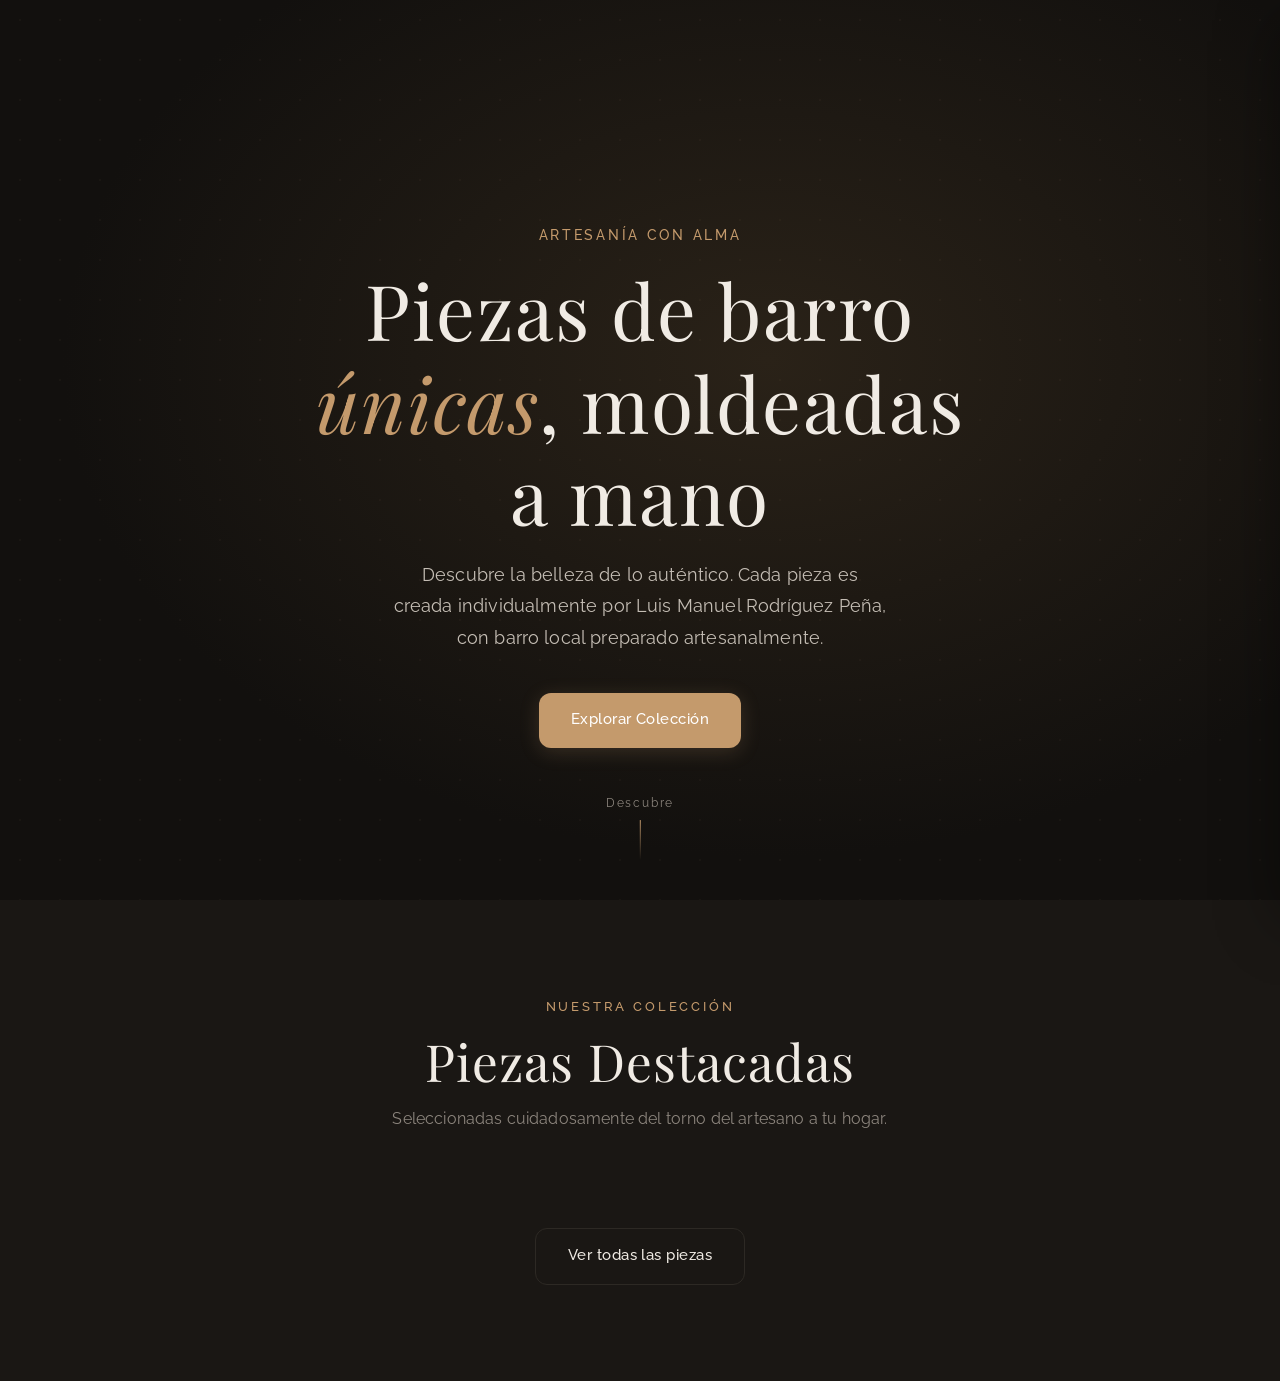
<file: index.html>
<!DOCTYPE html> <html lang=es data-theme=dark> <head> <meta charset=UTF-8> <meta name=viewport content="width=device-width, initial-scale=1.0"> <title>El Rincón Artesanal — Inicio</title> <meta name=description content="Piezas únicas de barro artesanal hechas a mano por Luis Manuel Rodríguez Peña."> <link rel=icon type=image/png href=icons/icon.png> <link rel=stylesheet href=styles/styles.css> </head> <body> <div id=header></div> <main> <section class=hero id=inicio> <div class=hero__bg-pattern></div> <div class="hero__content container"> <p class=hero__overline>Artesanía con Alma</p> <h1 class=hero__title>Piezas de barro <em>únicas</em>, moldeadas a mano</h1> <p class=hero__subtitle>Descubre la belleza de lo auténtico. Cada pieza es creada individualmente por Luis Manuel Rodríguez Peña, con barro local preparado artesanalmente.</p> <a href=productos.html class="btn btn--primary">Explorar Colección</a> </div> <div class=hero__scroll-indicator aria-hidden=true> <span>Descubre</span> <div class=hero__scroll-line></div> </div> </section> <section class="section section--alt" id=productos> <div class=container> <div class=section__header> <p class=section__overline>Nuestra Colección</p> <h2 class=section__title>Piezas Destacadas</h2> <p class=section__subtitle>Seleccionadas cuidadosamente del torno del artesano a tu hogar.</p> </div> <div class=products-grid id=productsGrid></div> <div class=text-center style=margin-top:2rem> <a href=productos.html class="btn btn--outline">Ver todas las piezas</a> </div> </div> </section> </main> <div id=footer></div> <div class=cart-overlay id=cartOverlay></div> <aside class=cart-sidebar id=cartSidebar aria-label="Carrito de compras"> <div class=cart-sidebar__header> <span>Tu Cesta</span> <button class=cart-sidebar__close id=cartClose aria-label="Cerrar carrito">✕</button> </div> <div class=cart-sidebar__items id=cartItems></div> <div class=cart-sidebar__footer id=cartFooter style=display:none> <div class=cart-sidebar__total><span>Total</span><span id=cartTotal>€0,00</span></div> <button class=cart-sidebar__checkout id=cartCheckout>Finalizar Pedido</button> </div> </aside> <div class=toast-container id=toastContainer></div> <script src=js/javascript.js defer></script> </body> </html>
</file>
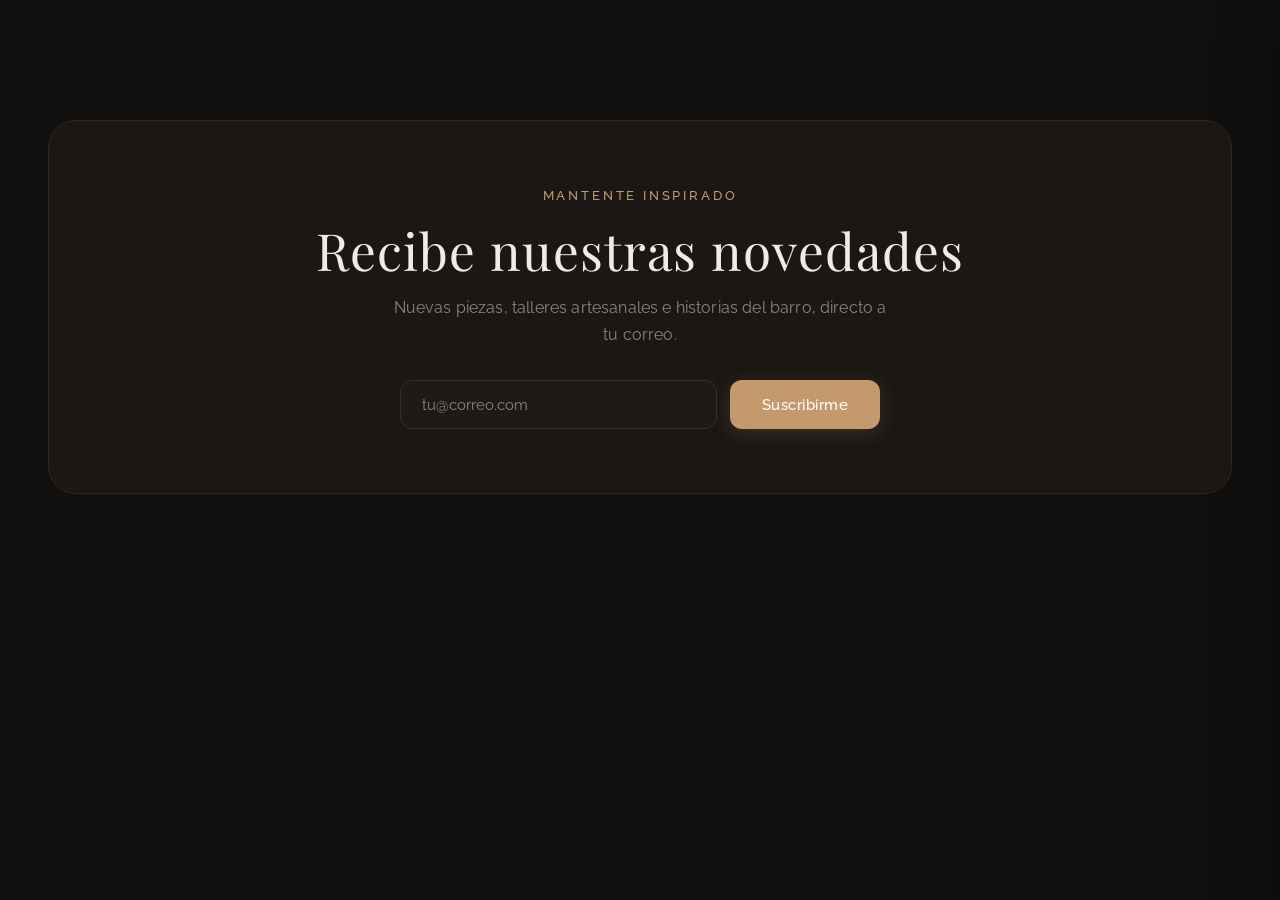
<file: contacto.html>
<!DOCTYPE html> <html lang=es data-theme=dark> <head> <meta charset=UTF-8> <meta name=viewport content="width=device-width, initial-scale=1.0"> <title>El Rincón Artesanal — Contacto</title> <meta name=description content="Suscríbete a nuestro boletín y recibe novedades de El Rincón Artesanal."> <link rel=icon type=image/png href=icons/icon.png> <link rel=stylesheet href=styles/styles.css> </head> <body> <div id=header></div> <main> <section class=section style="padding-top:calc(var(--header-height) + 3rem)"> <div class=container> <div class=contact-section> <p class=section__overline>Mantente Inspirado</p> <h2 class=section__title>Recibe nuestras novedades</h2> <p class=section__subtitle>Nuevas piezas, talleres artesanales e historias del barro, directo a tu correo.</p> <form class=contact-form id=newsletterForm> <input type=email placeholder=tu@correo.com required> <button type=submit class="btn btn--primary">Suscribirme</button> </form> </div> </div> </section> </main> <div id=footer></div> <div class=cart-overlay id=cartOverlay></div> <aside class=cart-sidebar id=cartSidebar aria-label="Carrito de compras"> <div class=cart-sidebar__header> <span>Tu Cesta</span> <button class=cart-sidebar__close id=cartClose aria-label="Cerrar carrito">✕</button> </div> <div class=cart-sidebar__items id=cartItems></div> <div class=cart-sidebar__footer id=cartFooter style=display:none> <div class=cart-sidebar__total><span>Total</span><span id=cartTotal>€0,00</span></div> <button class=cart-sidebar__checkout id=cartCheckout>Finalizar Pedido</button> </div> </aside> <div class=toast-container id=toastContainer></div> <script src=js/javascript.js defer></script> </body> </html>
</file>
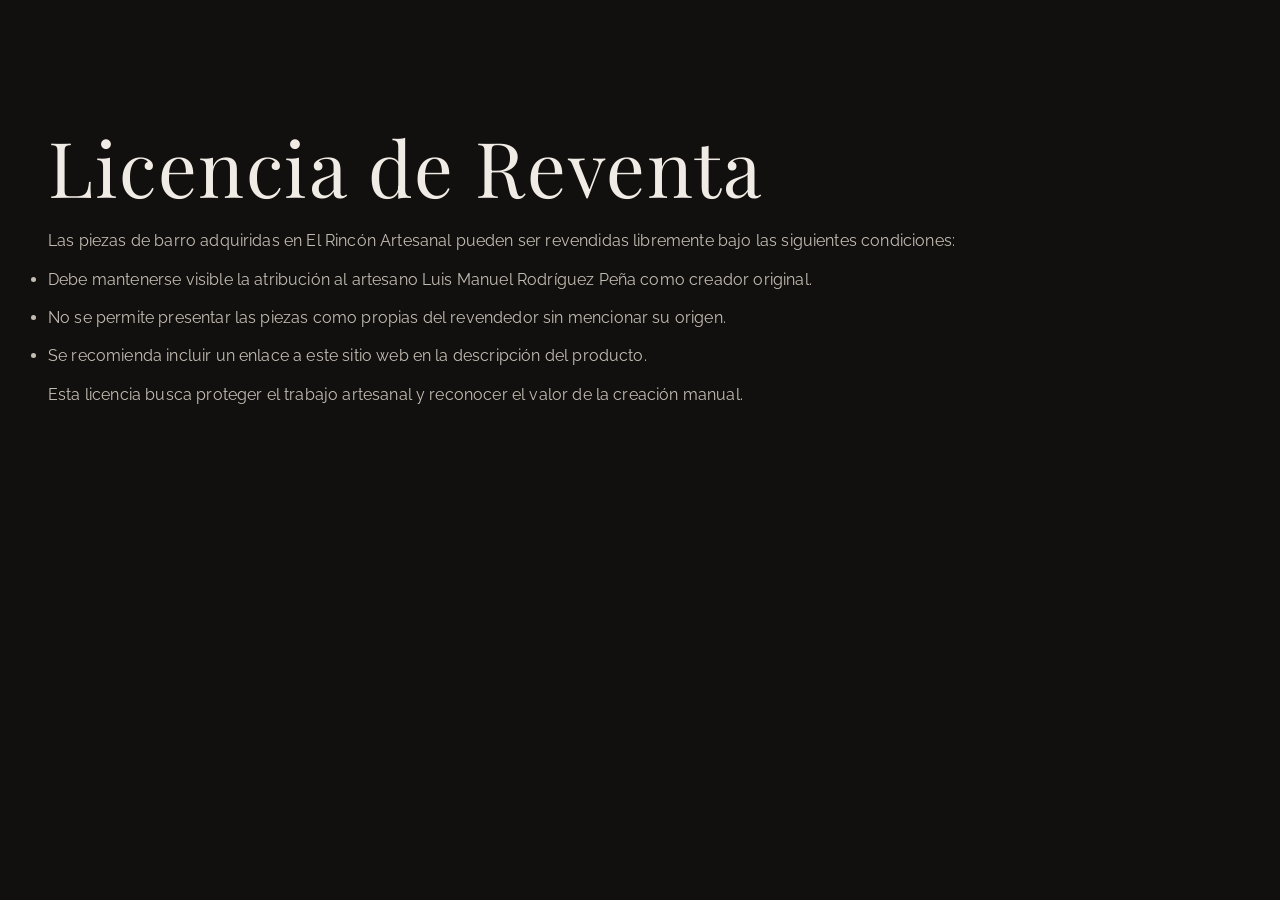
<file: licencia.html>
<!DOCTYPE html> <html lang=es data-theme=dark> <head> <meta charset=UTF-8> <meta name=viewport content="width=device-width, initial-scale=1.0"> <title>El Rincón Artesanal — Licencia de Reventa</title> <link rel=icon type=image/png href=icons/icon.png> <link rel=stylesheet href=styles/styles.css> </head> <body> <div id=header></div> <main class=container style="padding-top:calc(var(--header-height) + 3rem);padding-bottom:3rem"> <h1>Licencia de Reventa</h1> <p>Las piezas de barro adquiridas en El Rincón Artesanal pueden ser revendidas libremente bajo las siguientes condiciones:</p> <ul> <li>Debe mantenerse visible la atribución al artesano Luis Manuel Rodríguez Peña como creador original.</li> <li>No se permite presentar las piezas como propias del revendedor sin mencionar su origen.</li> <li>Se recomienda incluir un enlace a este sitio web en la descripción del producto.</li> </ul> <p>Esta licencia busca proteger el trabajo artesanal y reconocer el valor de la creación manual.</p> </main> <div id=footer></div> <script src=js/javascript.js defer></script> </body> </html>
</file>
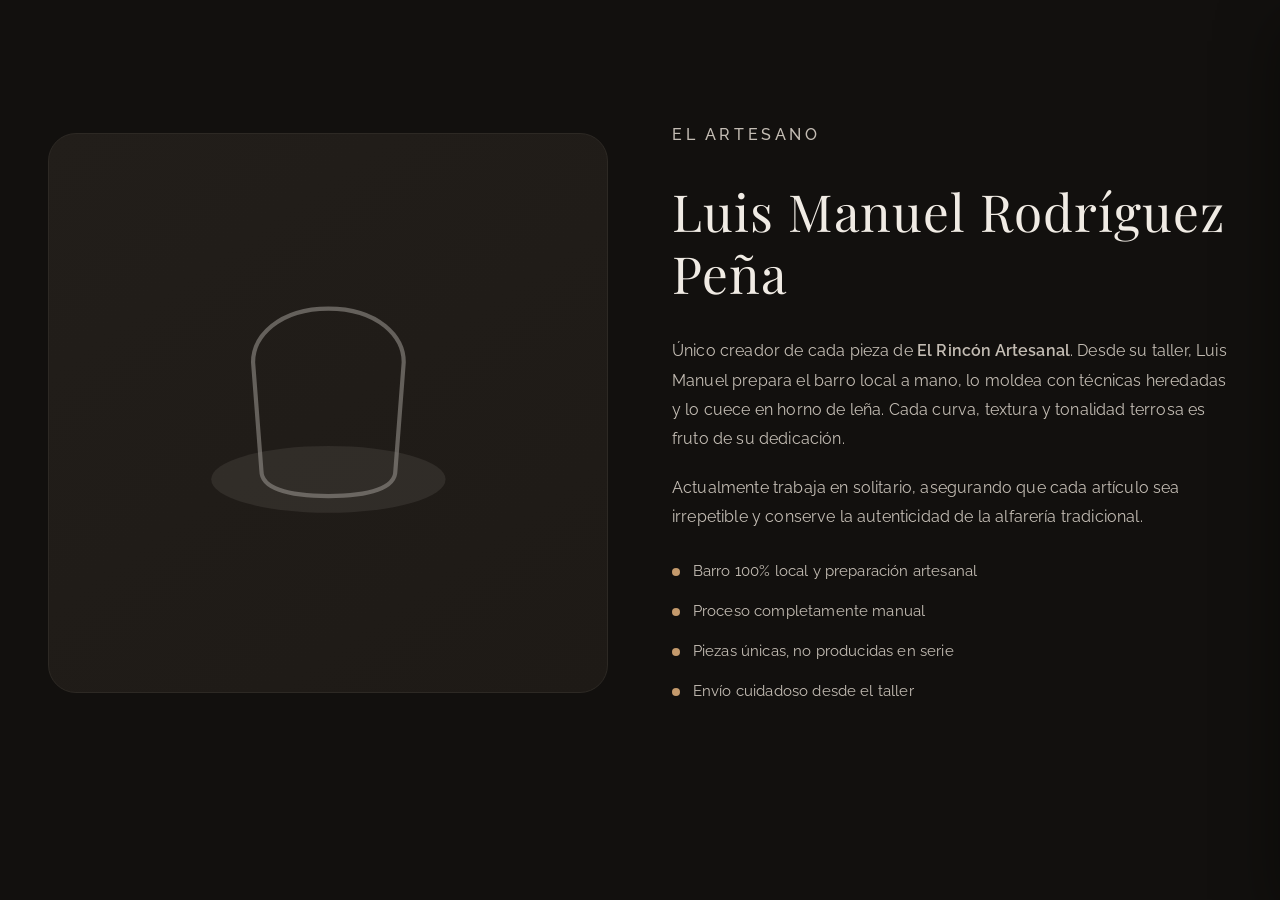
<file: nosotros.html>
<!DOCTYPE html> <html lang=es data-theme=dark> <head> <meta charset=UTF-8> <meta name=viewport content="width=device-width, initial-scale=1.0"> <title>El Rincón Artesanal — Sobre Nosotros</title> <meta name=description content="Conoce al artesano Luis Manuel Rodríguez Peña y la historia de El Rincón Artesanal."> <link rel=icon type=image/png href=icons/icon.png> <link rel=stylesheet href=styles/styles.css> </head> <body> <div id=header></div> <main> <section class=section style="padding-top:calc(var(--header-height) + 3rem)"> <div class=container> <div class=about-grid> <div class=about__visual> <svg class=about__visual-inner viewBox="0 0 200 200" fill=none> <ellipse cx=100 cy=140 rx=70 ry=20 fill=currentColor opacity="0.15"/> <path d="M55 70 C55 55 70 38 100 38 C130 38 145 55 145 70 L140 135 C140 145 125 150 100 150 C75 150 60 145 60 135 Z" stroke=currentColor stroke-width=2.5 fill=none opacity="0.6"/> </svg> </div> <div class=about__text> <p class=section__overline>El Artesano</p> <h2 class=section__title>Luis Manuel Rodríguez Peña</h2> <p>Único creador de cada pieza de <strong>El Rincón Artesanal</strong>. Desde su taller, Luis Manuel prepara el barro local a mano, lo moldea con técnicas heredadas y lo cuece en horno de leña. Cada curva, textura y tonalidad terrosa es fruto de su dedicación.</p> <p>Actualmente trabaja en solitario, asegurando que cada artículo sea irrepetible y conserve la autenticidad de la alfarería tradicional.</p> <ul class=about__features> <li>Barro 100% local y preparación artesanal</li> <li>Proceso completamente manual</li> <li>Piezas únicas, no producidas en serie</li> <li>Envío cuidadoso desde el taller</li> </ul> </div> </div> </div> </section> </main> <div id=footer></div> <div class=cart-overlay id=cartOverlay></div> <aside class=cart-sidebar id=cartSidebar aria-label="Carrito de compras"> <div class=cart-sidebar__header> <span>Tu Cesta</span> <button class=cart-sidebar__close id=cartClose aria-label="Cerrar carrito">✕</button> </div> <div class=cart-sidebar__items id=cartItems></div> <div class=cart-sidebar__footer id=cartFooter style=display:none> <div class=cart-sidebar__total><span>Total</span><span id=cartTotal>€0,00</span></div> <button class=cart-sidebar__checkout id=cartCheckout>Finalizar Pedido</button> </div> </aside> <div class=toast-container id=toastContainer></div> <script src=js/javascript.js defer></script> </body> </html>
</file>
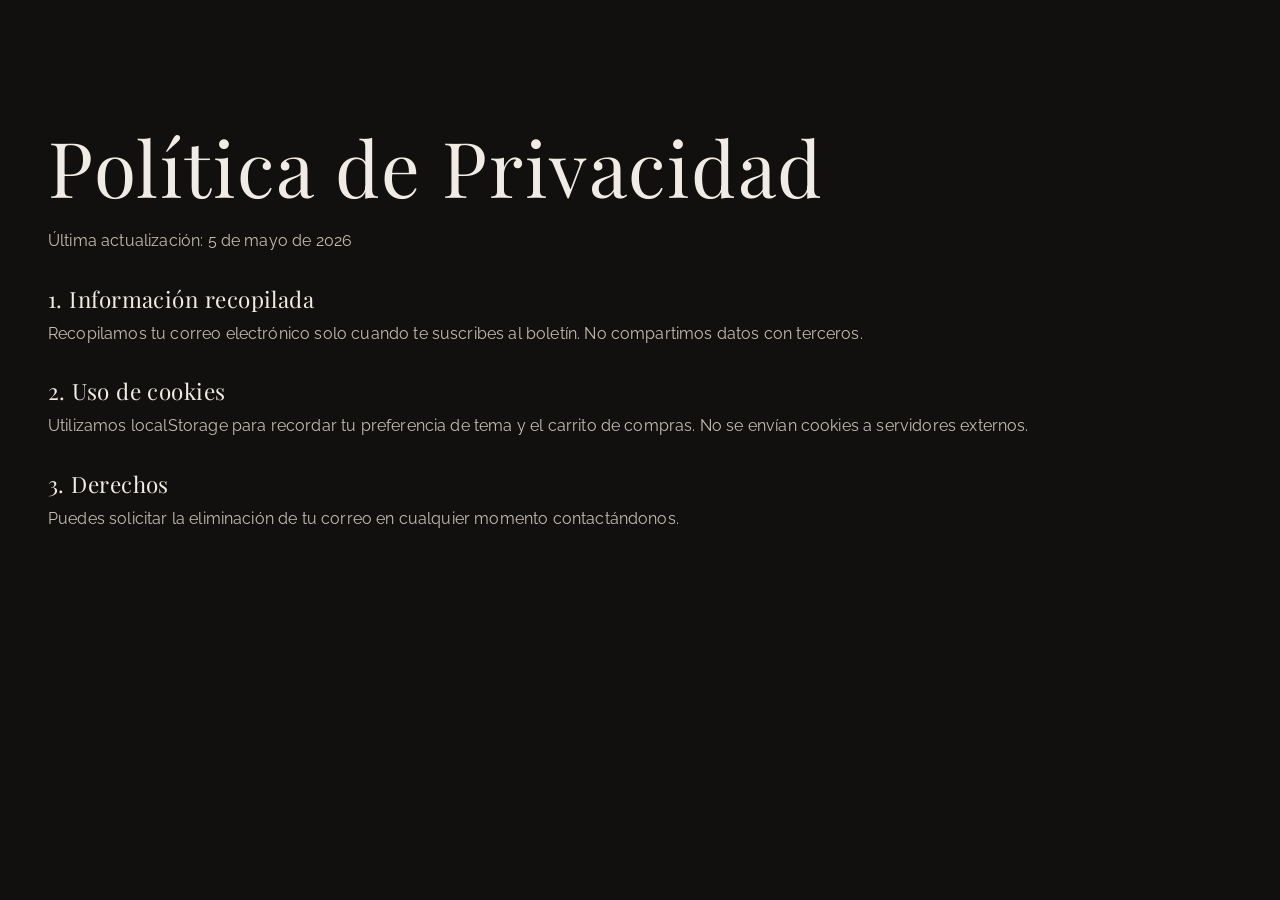
<file: privacidad.html>
<!DOCTYPE html> <html lang=es data-theme=dark> <head> <meta charset=UTF-8> <meta name=viewport content="width=device-width, initial-scale=1.0"> <title>El Rincón Artesanal — Política de Privacidad</title> <link rel=icon type=image/png href=icons/icon.png> <link rel=stylesheet href=styles/styles.css> </head> <body> <div id=header></div> <main class=container style="padding-top:calc(var(--header-height) + 3rem);padding-bottom:3rem"> <h1>Política de Privacidad</h1> <p>Última actualización: 5 de mayo de 2026</p> <h2>1. Información recopilada</h2> <p>Recopilamos tu correo electrónico solo cuando te suscribes al boletín. No compartimos datos con terceros.</p> <h2>2. Uso de cookies</h2> <p>Utilizamos localStorage para recordar tu preferencia de tema y el carrito de compras. No se envían cookies a servidores externos.</p> <h2>3. Derechos</h2> <p>Puedes solicitar la eliminación de tu correo en cualquier momento contactándonos.</p> </main> <div id=footer></div> <script src=js/javascript.js defer></script> </body> </html>
</file>
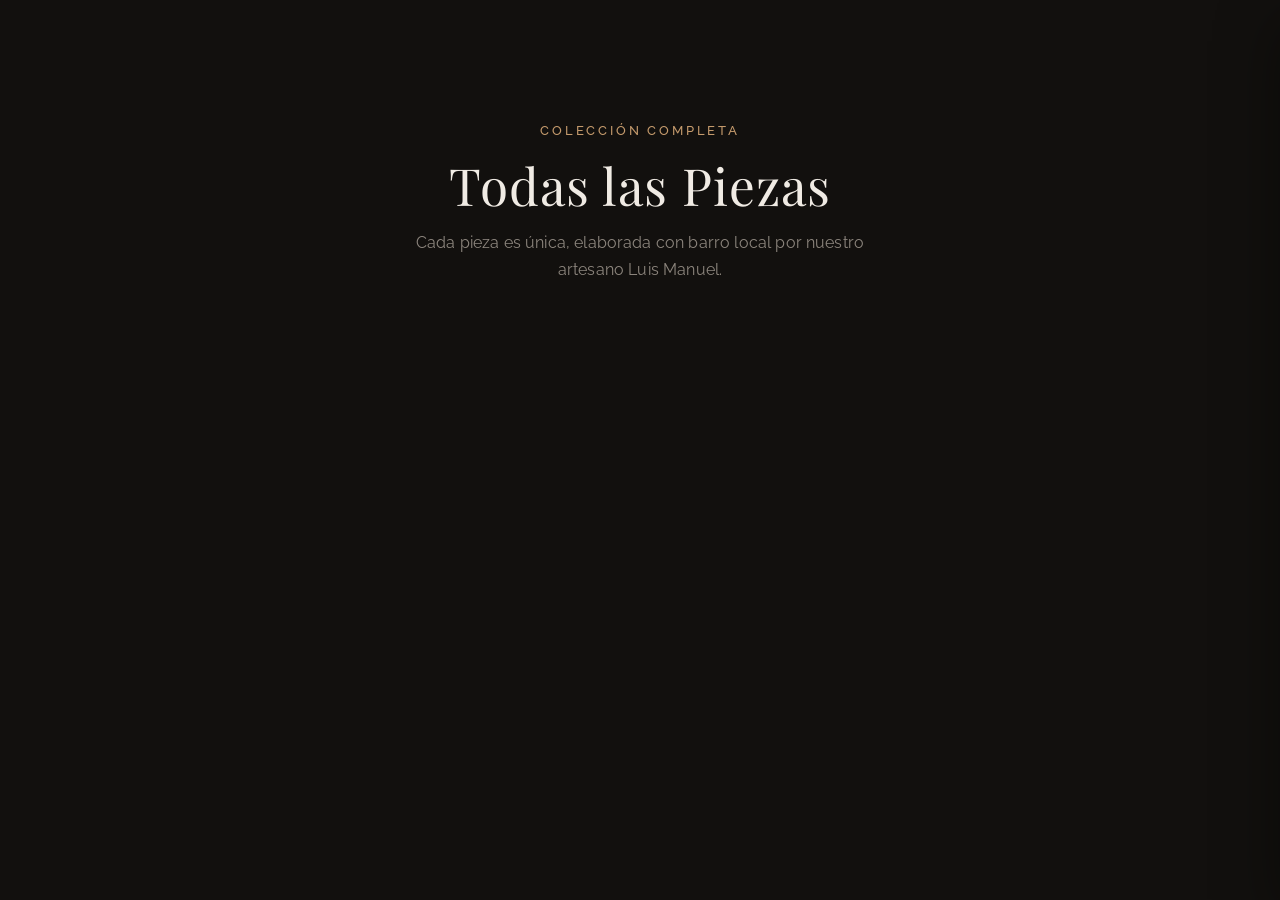
<file: productos.html>
<!DOCTYPE html> <html lang=es data-theme=dark> <head> <meta charset=UTF-8> <meta name=viewport content="width=device-width, initial-scale=1.0"> <title>El Rincón Artesanal — Tienda de Piezas</title> <meta name=description content="Explora todas las piezas de barro hechas a mano por Luis Manuel Rodríguez Peña."> <link rel=icon type=image/png href=icons/icon.png> <link rel=stylesheet href=styles/styles.css> </head> <body> <div id=header></div> <main> <section class=section style="padding-top:calc(var(--header-height) + 3rem)"> <div class=container> <div class=section__header> <p class=section__overline>Colección Completa</p> <h2 class=section__title>Todas las Piezas</h2> <p class=section__subtitle>Cada pieza es única, elaborada con barro local por nuestro artesano Luis Manuel.</p> </div> <div class=products-grid id=productsGrid></div> </div> </section> </main> <div id=footer></div> <div class=cart-overlay id=cartOverlay></div> <aside class=cart-sidebar id=cartSidebar aria-label="Carrito de compras"> <div class=cart-sidebar__header> <span>Tu Cesta</span> <button class=cart-sidebar__close id=cartClose aria-label="Cerrar carrito">✕</button> </div> <div class=cart-sidebar__items id=cartItems></div> <div class=cart-sidebar__footer id=cartFooter style=display:none> <div class=cart-sidebar__total><span>Total</span><span id=cartTotal>€0,00</span></div> <button class=cart-sidebar__checkout id=cartCheckout>Finalizar Pedido</button> </div> </aside> <div class=toast-container id=toastContainer></div> <script src=js/javascript.js defer></script> </body> </html>
</file>
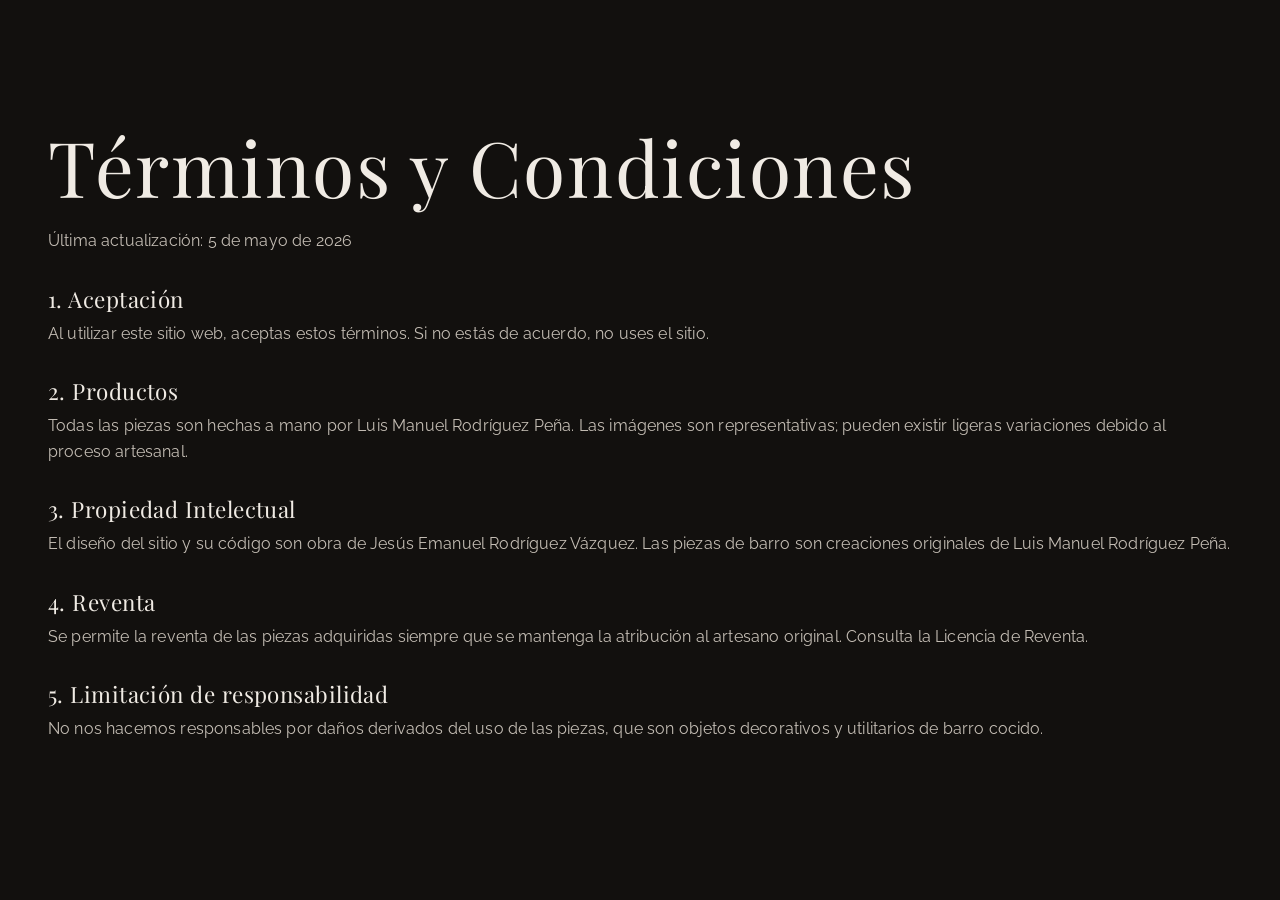
<file: terminos.html>
<!DOCTYPE html> <html lang=es data-theme=dark> <head> <meta charset=UTF-8> <meta name=viewport content="width=device-width, initial-scale=1.0"> <title>El Rincón Artesanal — Términos y Condiciones</title> <link rel=icon type=image/png href=icons/icon.png> <link rel=stylesheet href=styles/styles.css> </head> <body> <div id=header></div> <main class=container style="padding-top:calc(var(--header-height) + 3rem);padding-bottom:3rem"> <h1>Términos y Condiciones</h1> <p>Última actualización: 5 de mayo de 2026</p> <h2>1. Aceptación</h2> <p>Al utilizar este sitio web, aceptas estos términos. Si no estás de acuerdo, no uses el sitio.</p> <h2>2. Productos</h2> <p>Todas las piezas son hechas a mano por Luis Manuel Rodríguez Peña. Las imágenes son representativas; pueden existir ligeras variaciones debido al proceso artesanal.</p> <h2>3. Propiedad Intelectual</h2> <p>El diseño del sitio y su código son obra de Jesús Emanuel Rodríguez Vázquez. Las piezas de barro son creaciones originales de Luis Manuel Rodríguez Peña.</p> <h2>4. Reventa</h2> <p>Se permite la reventa de las piezas adquiridas siempre que se mantenga la atribución al artesano original. Consulta la <a href=licencia.html>Licencia de Reventa</a>.</p> <h2>5. Limitación de responsabilidad</h2> <p>No nos hacemos responsables por daños derivados del uso de las piezas, que son objetos decorativos y utilitarios de barro cocido.</p> </main> <div id=footer></div> <script src=js/javascript.js defer></script> </body> </html>
</file>
